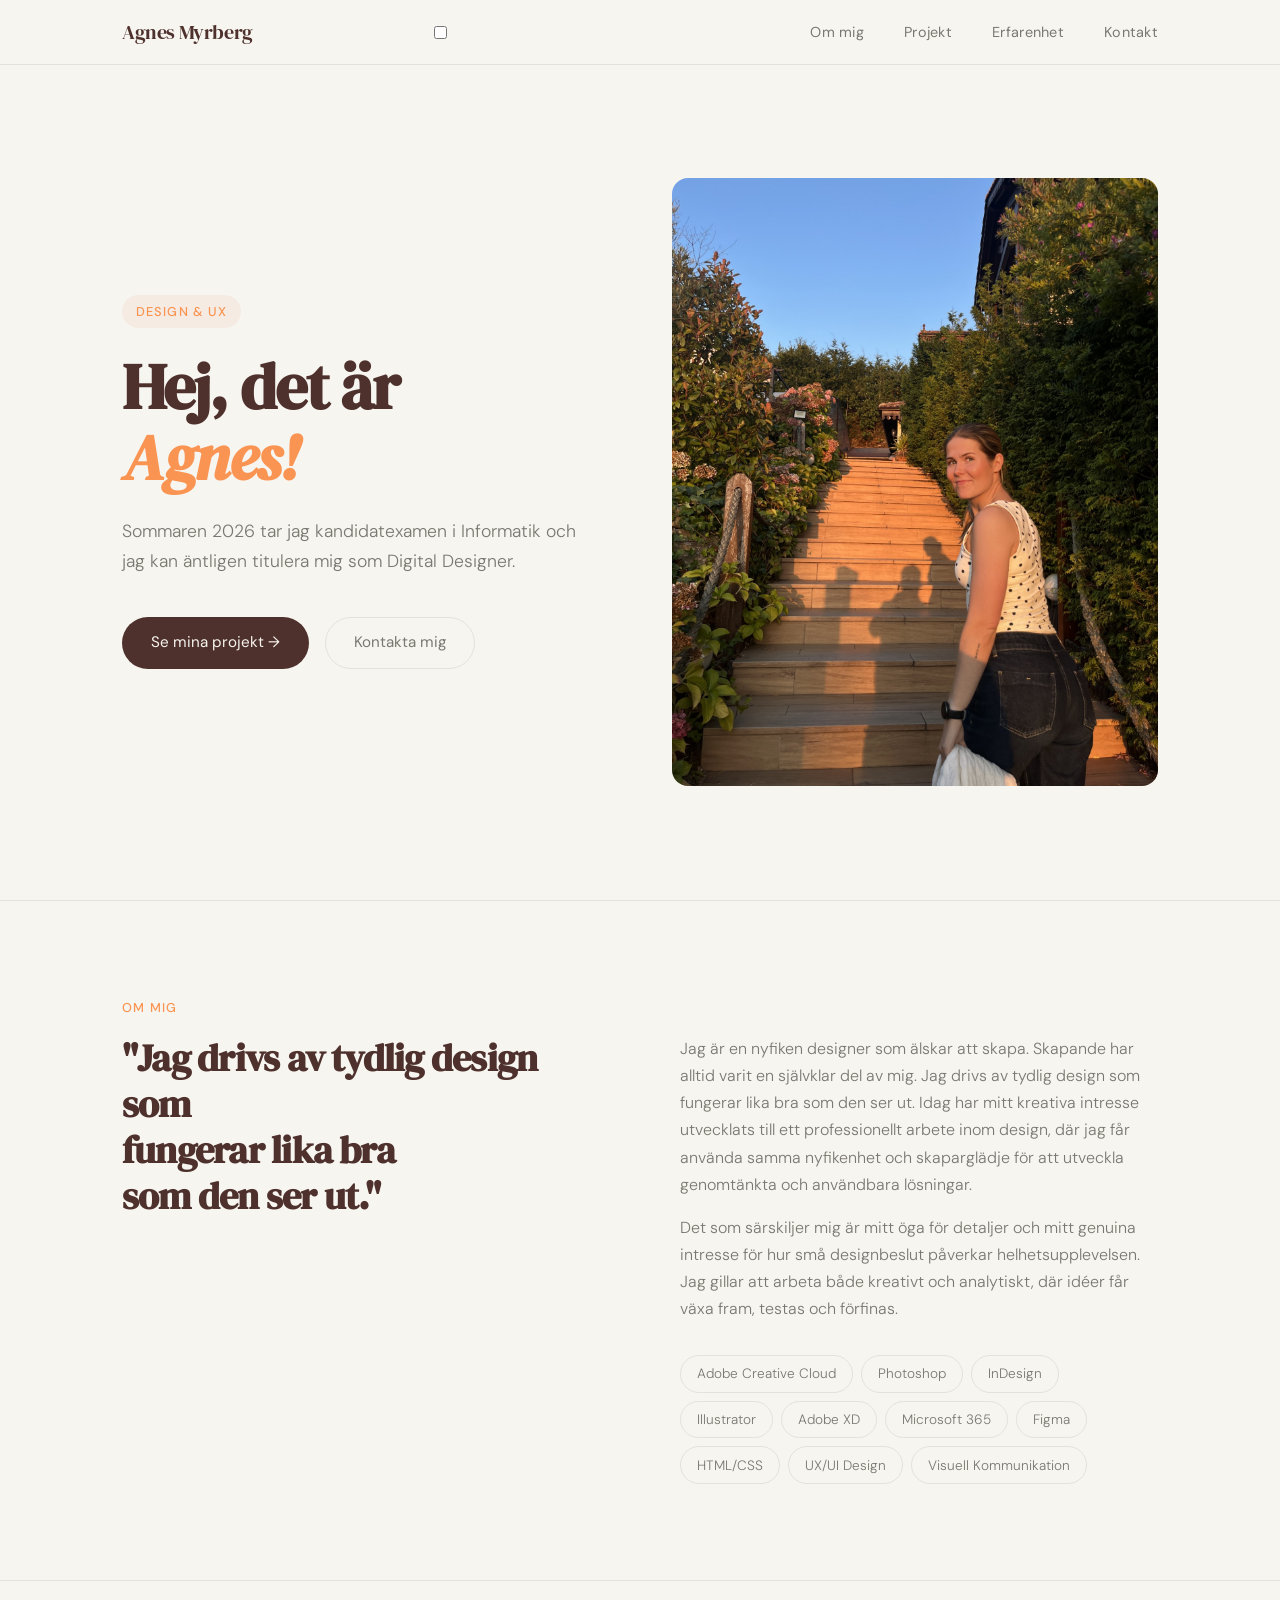
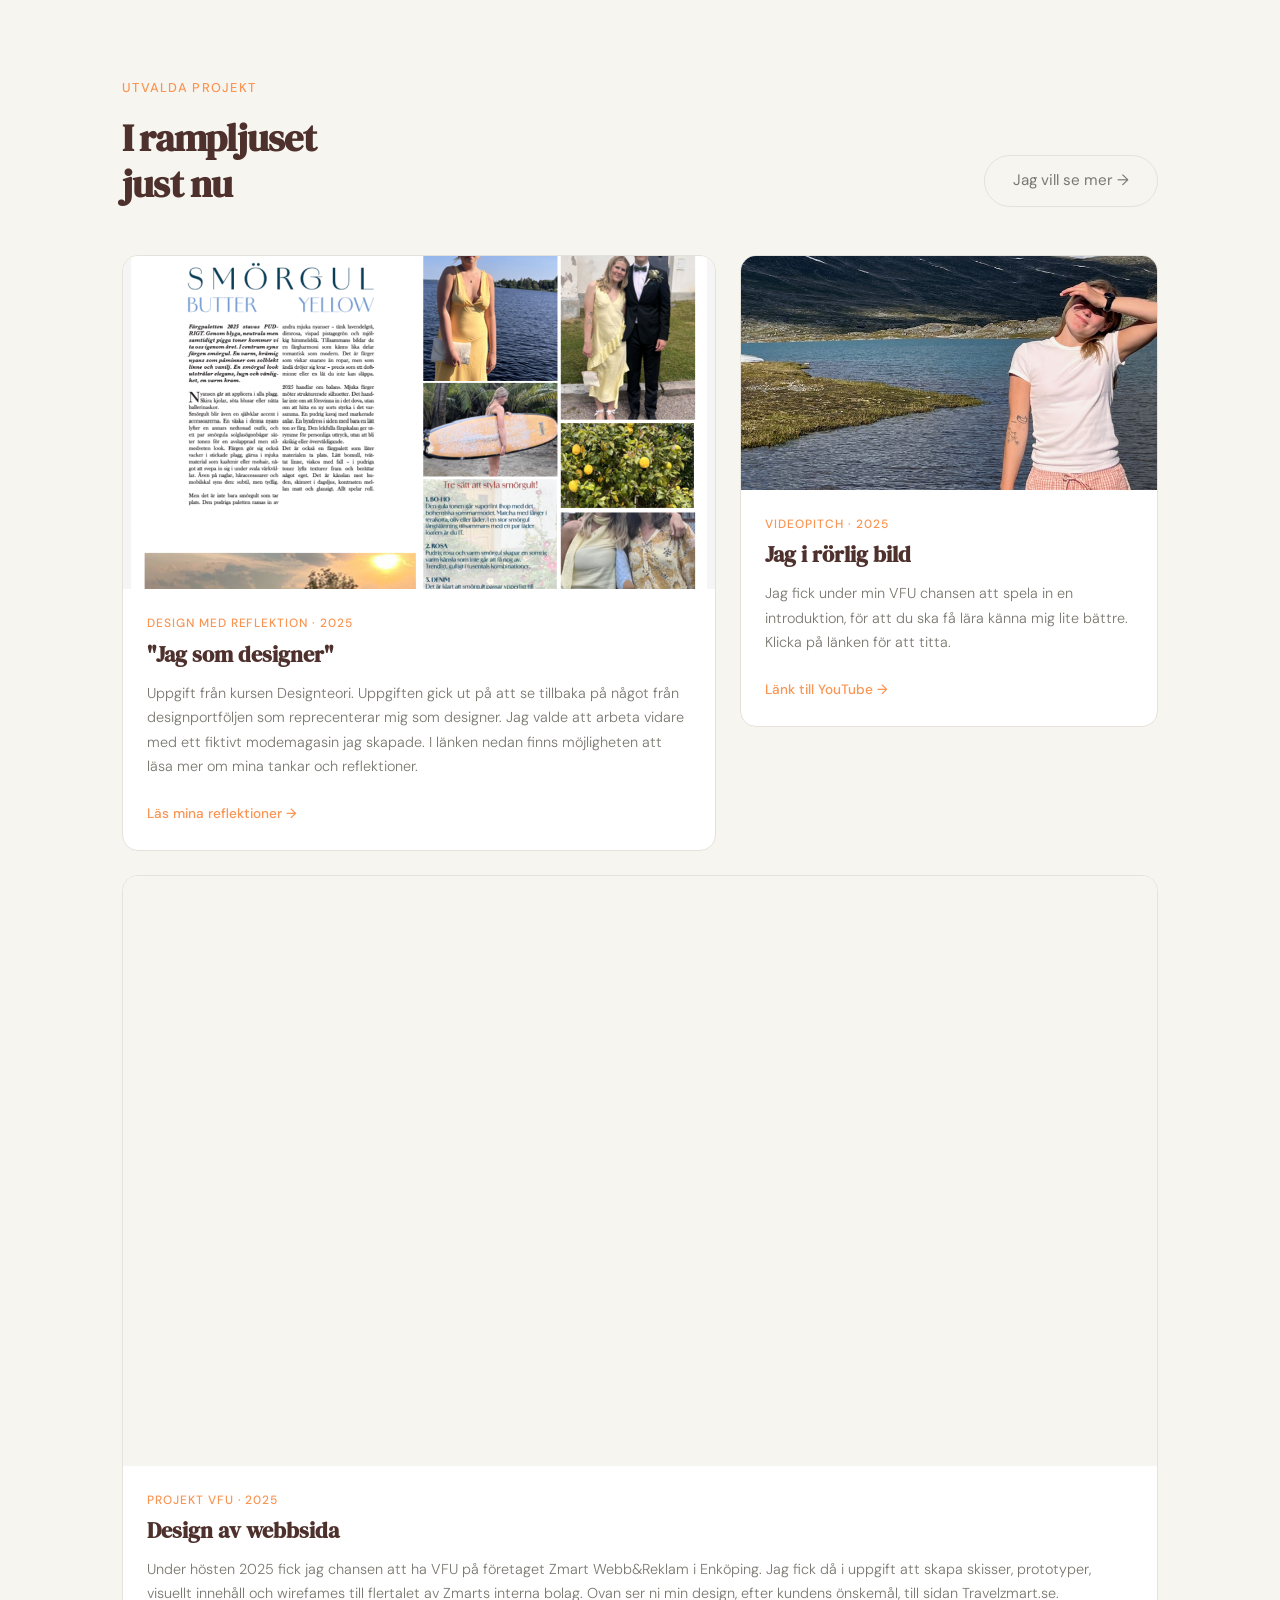
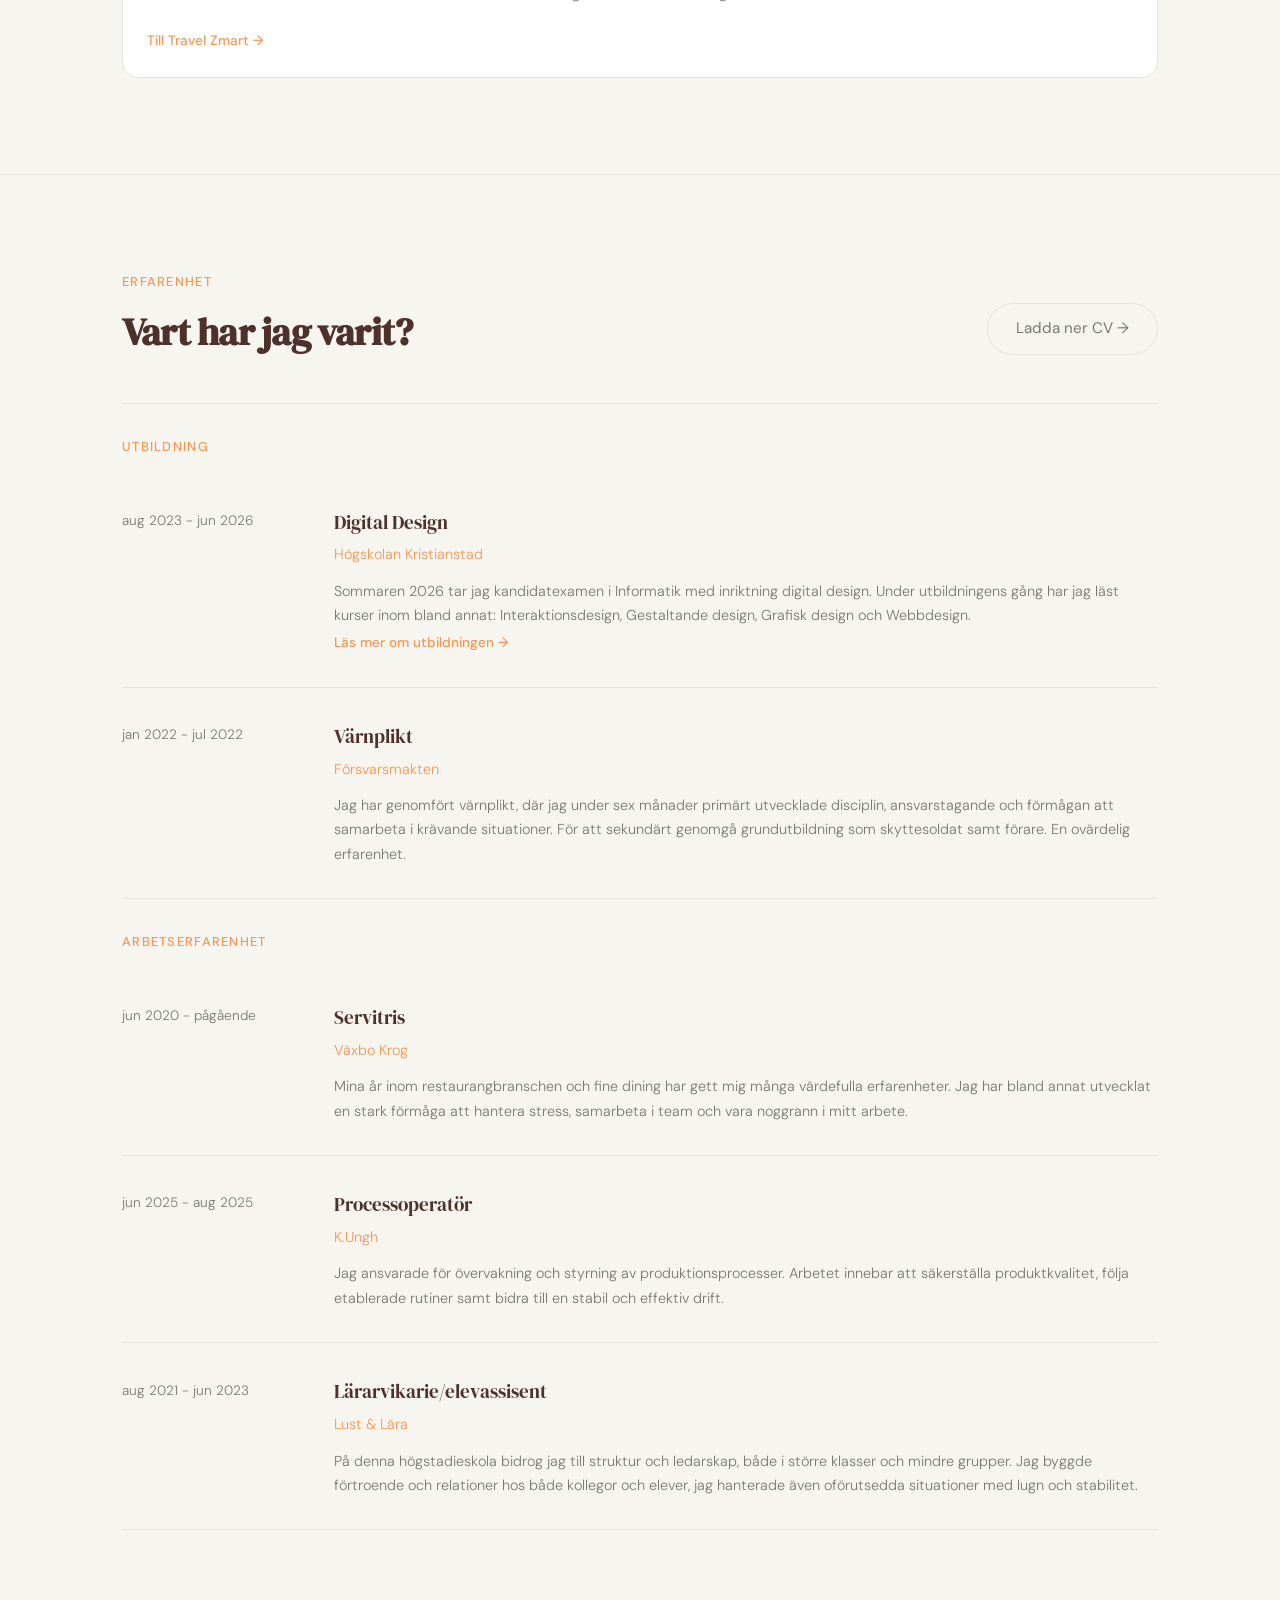
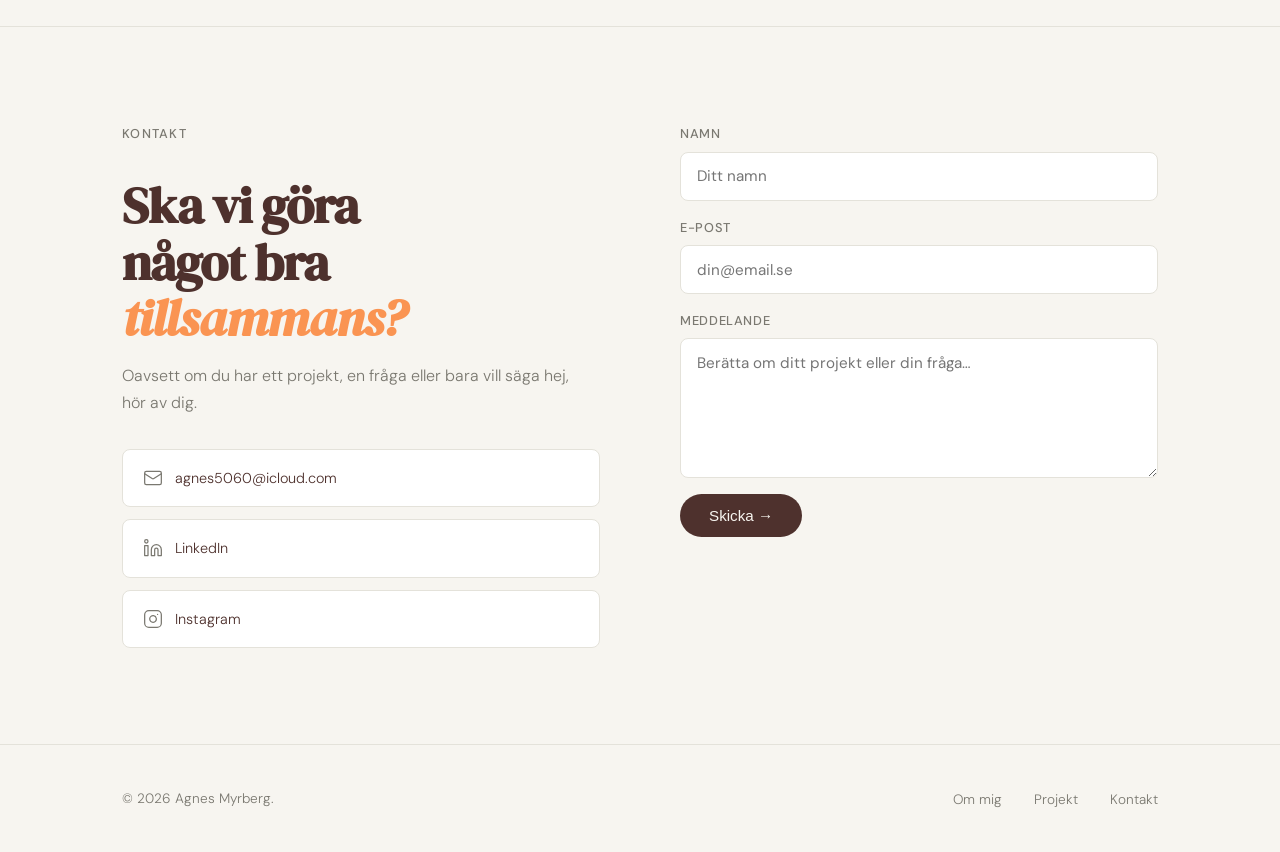
<file: index.html>
<!DOCTYPE html>
<html lang="sv">
<head>
  <meta charset="UTF-8" />
  <meta name="viewport" content="width=device-width, initial-scale=1.0" />
  <title>Portfolio</title>
  <link rel="preconnect" href="https://fonts.googleapis.com" />
  <link rel="preconnect" href="https://fonts.gstatic.com" crossorigin />
  <link rel="stylesheet" href="css/style.css"> 
  <link href="https://fonts.googleapis.com/css2?family=DM+Serif+Display:ital@0;1&family=DM+Sans:ital,opsz,wght@0,9..40,300;0,9..40,400;0,9..40,500;1,9..40,300&display=swap" rel="stylesheet" />

 

  <!-- NAVIGATION -->
  <nav>
  <div class="container">

    <a href="index.html" class="nav-logo">Agnes Myrberg</a>

    <!-- HAMBURGER (CSS ONLY) -->
    <input type="checkbox" id="menu-toggle">

    <label for="menu-toggle" class="hamburger">
      <span></span>
      <span></span>
      <span></span>
    </label>

    <ul class="nav-links">
      <li><a href="ommig.html">Om mig</a></li>
      <li><a href="projekt.html">Projekt</a></li>
      <li><a href="erfarenhet.html">Erfarenhet</a></li>
      <li><a href="kontakt.html">Kontakt</a></li>
    </ul>

  </div>
</nav>

  <!-- HERO -->
  <section id="hero">
    <div class="container">
      <div class="hero-inner">
        <div class="hero-text">
          <span class="tag">Design &amp; UX</span>
          <h1>Hej, det är<br><em>Agnes!</em></h1>
          <p>
            Sommaren 2026 tar jag kandidatexamen i Informatik och jag kan äntligen titulera mig som Digital Designer.
          </p>
          <div class="hero-actions">
            <a href="projekt.html" class="btn btn-primary">Se mina projekt →</a>
            <a href="#kontakt" class="btn btn-outline">Kontakta mig</a>
          </div>
        </div>

        <div class="hero-image"><img src="images/agnes.jpeg" alt="bild"> </div> 
      </div>
    </div>
  </section>

  <!-- OM MIG -->
  <section id="om-mig">
    <div class="container">
      <p class="section-label">Om mig</p>
      <div class="om-mig-grid">
        <div>
          <h2>"Jag drivs av tydlig design som<br>fungerar lika bra<br>som den ser ut."</h2>
        </div>
        <div>
          <p>
            Jag är en nyfiken designer som älskar att skapa. Skapande har alltid varit en självklar del av mig.
              Jag drivs av tydlig design som fungerar lika bra som den ser ut. Idag har mitt kreativa intresse utvecklats
              till ett professionellt arbete inom design, där jag får använda samma nyfikenhet och skaparglädje för att
              utveckla genomtänkta och användbara lösningar.
          </p>
          <p>
           Det som särskiljer mig är mitt öga för detaljer och mitt genuina intresse för hur små designbeslut påverkar helhetsupplevelsen. 
          Jag gillar att arbeta både kreativt och analytiskt, där idéer får växa fram, testas och förfinas.
          </p>

          <div class="skills-list">
            <!-- Byt ut dessa mot dina egna kompetenser -->
            <span class="skill-tag">Adobe Creative Cloud</span>
            <span class="skill-tag">Photoshop</span>
            <span class="skill-tag">InDesign</span>
            <span class="skill-tag">Illustrator</span>
            <span class="skill-tag">Adobe XD</span>
            <span class="skill-tag">Microsoft 365</span>
            <span class="skill-tag">Figma</span>
            <span class="skill-tag">HTML/CSS</span>
            <span class="skill-tag">UX/UI Design</span>
            <span class="skill-tag">Visuell Kommunikation</span>
          </div>
        </div>
      </div>
    </div>
  </section>

  <!-- PROJEKT -->
  <section id="projekt">
    <div class="container">
      <div class="projekt-header">
        <div>
          <p class="section-label">Utvalda projekt</p>
          <h2>I rampljuset<br>just nu</h2>
        </div>
        <a href="projekt.html" class="btn btn-outline">Jag vill se mer →</a>
      </div>

      <div class="projekt-grid">

        <!-- Projekt 1 — stort -->
        <div class="card-large">
          <article class="project-card">
            <!-- Byt ut div mot <img src="projekt1.jpg" alt="..."> -->
            <div class="card-image"><img src="images/skärmbild1.png" alt="testbild"></div>
            <div class="card-body">
              <p class="card-category">Design med reflektion · 2025</p>
              <h3 class="card-title">"Jag som designer"</h3>
              <p class="card-desc">Uppgift från kursen Designteori. Uppgiften gick ut på att se tillbaka på något från designportföljen som reprecenterar mig som designer. 
                Jag valde att arbeta vidare med ett fiktivt modemagasin jag skapade. I länken nedan finns möjligheten att läsa mer om mina tankar och reflektioner.</p>
              <a href="images/Jag som designer.pdf" target="_blank" class="card-link">Läs mina reflektioner →</a>
            </div>
          </article>
        </div>

        <!-- Projekt 2 — litet -->
        <div class="card-small">
          <article class="project-card">
            <div class="card-image"><img src="images/norsktjej.jpeg" alt="Bild på migS"></div>
            <div class="card-body">
              <p class="card-category">Videopitch · 2025</p>
              <h3 class="card-title">Jag i rörlig bild</h3>
              <p class="card-desc">Jag fick under min VFU chansen att spela in en introduktion, för att du ska få lära känna mig lite bättre. Klicka på länken för att titta.</p>
              <a href="https://youtube.com/shorts/fnrVQK03BHY" target="_blank" class="card-link">Länk till YouTube →</a>
            </div>
          </article>
        </div>

        <!-- Projekt 3 — hel rad -->
        <div class="card-full">
  <article class="project-card">
    <div class="card-image">
      <video autoplay muted loop playsinline>
        <source src="images/komp.video.travel.mp4" type="video/mp4">
      </video>
    </div>
    <div class="card-body">
      <p class="card-category">Projekt VFU · 2025</p>
      <h3 class="card-title">Design av webbsida</h3>
      <p class="card-desc">Under hösten 2025 fick jag chansen att ha VFU på företaget Zmart Webb&Reklam i Enköping. 
        Jag fick då i uppgift att skapa skisser, prototyper, visuellt innehåll och wirefames till flertalet av Zmarts interna bolag. 
        Ovan ser ni min design, efter kundens önskemål, till sidan Travelzmart.se.</p>
      <a href="https://travelzmart.se/" target="_blank" class="card-link">Till Travel Zmart →</a>
    </div>
  </article>
</div>

      </div>
    </div>
  </section>

  <!-- CV / ERFARENHET -->
  <section id="cv">
    <div class="container">
      <div class="cv-header">
        <div>
          <p class="section-label">Erfarenhet</p>
          <h2>Vart har jag varit?</h2>
        </div>
        <!-- Länka till ditt CV som PDF om du vill -->
        <a href="images/CV.pdf" target="_blank" class="btn btn-outline">Ladda ner CV →</a>
      </div>

      <div class="cv-list">
        <div class="cv-item">
          <p class="section-label">Utbildning</p> <br>

          <span class="cv-period">aug 2023 - jun 2026</span>
          <div>
            <p class="cv-role">Digital Design</p>
            <p class="cv-company">Högskolan Kristianstad</p>
            <p class="cv-desc">Sommaren 2026 tar jag kandidatexamen i Informatik med inriktning digital design. Under utbildningens gång har jag 
              läst kurser inom bland annat: Interaktionsdesign, Gestaltande design, Grafisk design och Webbdesign.</p>
              <a href="https://www.hkr.se/program/digitaldesign/utbildningsplan/" target="_blank" class="card-link">Läs mer om utbildningen →</a>
          </div>
        </div>
        <div class="cv-item">
          <span class="cv-period">jan 2022 - jul 2022</span>
          <div>
            <p class="cv-role">Värnplikt</p>
            <p class="cv-company">Försvarsmakten</p>
            <p class="cv-desc">Jag har genomfört värnplikt, där jag under sex månader primärt utvecklade disciplin, ansvarstagande och förmågan att samarbeta i krävande situationer.
              För att sekundärt genomgå grundutbildning som skyttesoldat samt förare. En ovärdelig erfarenhet.
            </p>
          </div>
        </div>
        
        <div class="cv-item">
          <p class="section-label">Arbetserfarenhet</p> <br> 

         <span class="cv-period">jun 2020 - pågående</span>
          <div>
            <p class="cv-role">Servitris</p>
            <p class="cv-company">Växbo Krog</p>
            <p class="cv-desc">Mina år inom restaurangbranschen och fine dining har gett mig många 
              värdefulla erfarenheter. Jag har bland annat utvecklat en stark förmåga att hantera stress, samarbeta i team och vara noggrann i mitt arbete. </p>
          </div>
        </div>

        <div class="cv-item">
          <span class="cv-period">jun 2025 - aug 2025</span>
          <div>
            <p class="cv-role">Processoperatör</p>
            <p class="cv-company">K.Ungh</p>
            <p class="cv-desc">Jag ansvarade för övervakning och styrning av produktionsprocesser. 
              Arbetet innebar att säkerställa produktkvalitet, följa etablerade rutiner samt bidra till en stabil och effektiv drift.</p>
          </div>
        </div>

        <div class="cv-item">
          <span class="cv-period">aug 2021 - jun 2023</span>
          <div>
            <p class="cv-role">Lärarvikarie/elevassisent</p>
            <p class="cv-company">Lust & Lära</p>
            <p class="cv-desc">På denna högstadieskola bidrog jag till struktur och ledarskap, både i större klasser och mindre grupper. 
              Jag byggde förtroende och relationer hos både kollegor och elever, jag hanterade även oförutsedda situationer med lugn och stabilitet.</p>
          </div>
        </div>

      </div>
    </div>
  </section>

  <!-- KONTAKT -->
  <section id="kontakt">
    <div class="container">
      <div class="kontakt-inner">
        <div>
          <p class="section-label">Kontakt</p>
          <h2>Ska vi göra<br>något bra<br><em>tillsammans?</em></h2>
          <p>Oavsett om du har ett projekt, en fråga eller bara vill säga hej, <br> hör av dig.</p>

          <div class="contact-links">
            <a href="mailto:din@email.se" class="contact-link">
              <svg class="contact-link-icon" viewBox="0 0 24 24" fill="none" stroke="currentColor" stroke-width="1.5" stroke-linecap="round" stroke-linejoin="round">
                <rect width="20" height="16" x="2" y="4" rx="2"/><path d="m22 7-8.97 5.7a1.94 1.94 0 0 1-2.06 0L2 7"/>
              </svg>
              <span class="contact-link-label">agnes5060@icloud.com</span>
            </a>
            <a href="https://www.linkedin.com/in/agnesmyrberg/" target="_blank" rel="noopener" class="contact-link">
              <svg class="contact-link-icon" viewBox="0 0 24 24" fill="none" stroke="currentColor" stroke-width="1.5" stroke-linecap="round" stroke-linejoin="round">
                <path d="M16 8a6 6 0 0 1 6 6v7h-4v-7a2 2 0 0 0-2-2 2 2 0 0 0-2 2v7h-4v-7a6 6 0 0 1 6-6z"/><rect width="4" height="12" x="2" y="9"/><circle cx="4" cy="4" r="2"/>
              </svg>
              <span class="contact-link-label">LinkedIn</span>
            </a>
            <a href="https://instagram.com" target="_blank" rel="noopener" class="contact-link">
              <svg class="contact-link-icon" viewBox="0 0 24 24" fill="none" stroke="currentColor" stroke-width="1.5" stroke-linecap="round" stroke-linejoin="round">
                <rect width="20" height="20" x="2" y="2" rx="5"/><path d="M16 11.37A4 4 0 1 1 12.63 8 4 4 0 0 1 16 11.37z"/><line x1="17.5" x2="17.51" y1="6.5" y2="6.5"/>
              </svg>
              <span class="contact-link-label">Instagram</span>
            </a>
          </div>
        </div>

        <!-- Enkelt kontaktformulär -->
        <div>
          <form class="contact-form" action="https://formspree.io/f/xlgoywad" method="POST">
            <div class="form-group">
              <label for="name">Namn</label>
              <input type="text" id="name" name="name" placeholder="Ditt namn" />
            </div>
            <div class="form-group">
              <label for="email">E-post</label>
              <input type="email" id="email" name="email" placeholder="din@email.se" />
            </div>
            <div class="form-group">
              <label for="message">Meddelande</label>
              <textarea id="message" name="message" placeholder="Berätta om ditt projekt eller din fråga…"></textarea>
            </div>
            <button type="submit" class="btn btn-primary" style="align-self: flex-start;">Skicka →</button>
          </form>
        </div>
      </div>
    </div>
  </section>

  <!-- FOOTER -->
  <footer>
    <div class="container">
      <p>© 2026 Agnes Myrberg.</p>
      <ul class="footer-links">
        <li><a href="ommig.html">Om mig</a></li>
        <li><a href="projekt.html">Projekt</a></li>
        <li><a href="kontakt.html">Kontakt</a></li>
      </ul>
    </div>
  </footer>

</body>
</html>
</file>
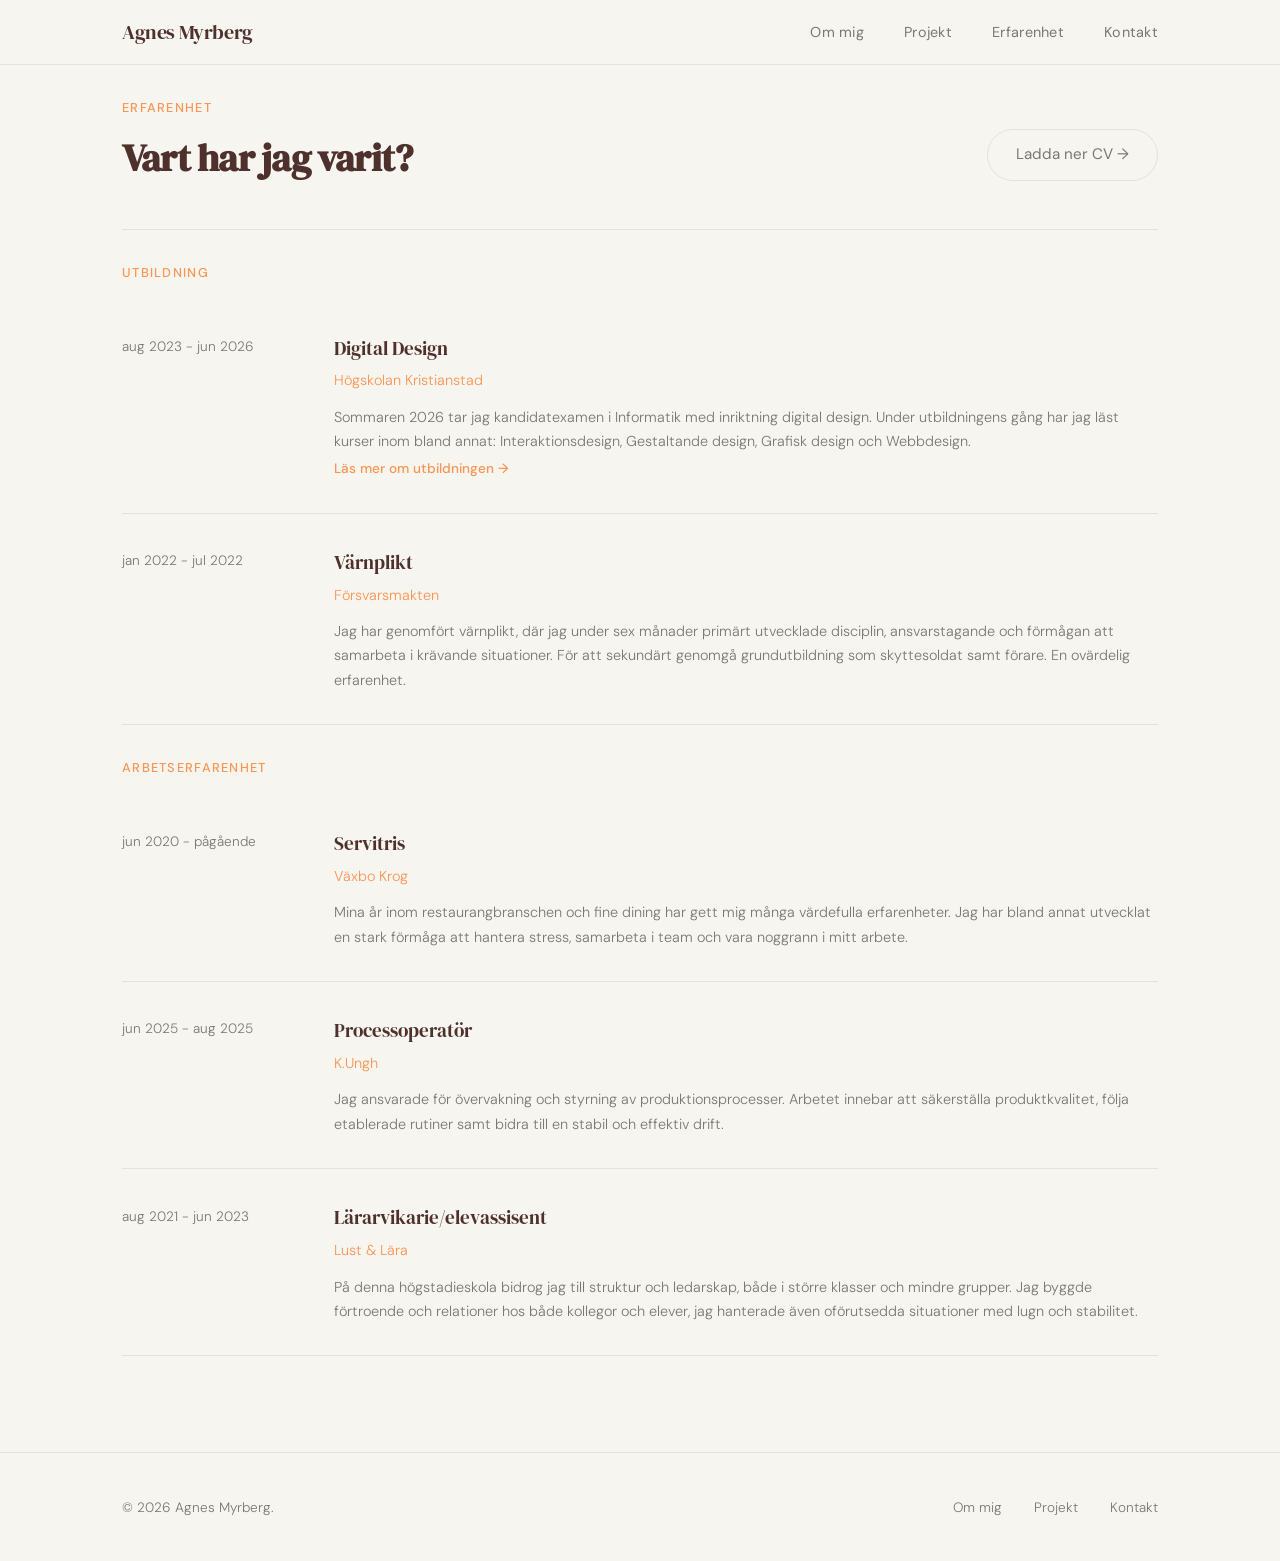
<file: erfarenhet.html>
<!DOCTYPE html>
<html lang="sv">
<head>
  <meta charset="UTF-8" />
  <meta name="viewport" content="width=device-width, initial-scale=1.0" />
  <title>Portfolio</title>
  <link rel="preconnect" href="https://fonts.googleapis.com" />
  <link rel="preconnect" href="https://fonts.gstatic.com" crossorigin />
  <link rel="stylesheet" href="css/style.css"> 
  <link href="https://fonts.googleapis.com/css2?family=DM+Serif+Display:ital@0;1&family=DM+Sans:ital,opsz,wght@0,9..40,300;0,9..40,400;0,9..40,500;1,9..40,300&display=swap" rel="stylesheet" />


  <!-- NAVIGATION -->
  <nav>
    <div class="container">
      <a href="index.html" class="nav-logo">Agnes Myrberg</a>
      <ul class="nav-links">
        <li><a href="ommig.html">Om mig</a></li>
        <li><a href="projekt.html">Projekt</a></li>
        <li><a href="erfarenhet.html">Erfarenhet</a></li>
        <li><a href="kontakt.html">Kontakt</a></li>
      </ul>
    </div>
  </nav>


<!-- CV / ERFARENHET -->
  <section id="cv">
    <div class="container">
      <div class="cv-header">
        <div>
          <p class="section-label">Erfarenhet</p>
          <h2>Vart har jag varit?</h2>
        </div>
        <!-- Länka till ditt CV som PDF om du vill -->
        <a href="images/CV.pdf" target="_blank" class="btn btn-outline">Ladda ner CV →</a>
      </div>

      <div class="cv-list">
        <div class="cv-item">
          <p class="section-label">Utbildning</p> <br>

          <span class="cv-period">aug 2023 - jun 2026</span>
          <div>
            <p class="cv-role">Digital Design</p>
            <p class="cv-company">Högskolan Kristianstad</p>
            <p class="cv-desc">Sommaren 2026 tar jag kandidatexamen i Informatik med inriktning digital design. Under utbildningens gång har jag 
              läst kurser inom bland annat: Interaktionsdesign, Gestaltande design, Grafisk design och Webbdesign.</p>
              <a href="https://www.hkr.se/program/digitaldesign/utbildningsplan/" target="_blank" class="card-link">Läs mer om utbildningen →</a>
          </div>
        </div>
        <div class="cv-item">
          <span class="cv-period">jan 2022 - jul 2022</span>
          <div>
            <p class="cv-role">Värnplikt</p>
            <p class="cv-company">Försvarsmakten</p>
            <p class="cv-desc">Jag har genomfört värnplikt, där jag under sex månader primärt utvecklade disciplin, ansvarstagande och förmågan att samarbeta i krävande situationer.
              För att sekundärt genomgå grundutbildning som skyttesoldat samt förare. En ovärdelig erfarenhet.
            </p>
          </div>
        </div>
        
        <div class="cv-item">
          <p class="section-label">Arbetserfarenhet</p> <br> 

         <span class="cv-period">jun 2020 - pågående</span>
          <div>
            <p class="cv-role">Servitris</p>
            <p class="cv-company">Växbo Krog</p>
            <p class="cv-desc">Mina år inom restaurangbranschen och fine dining har gett mig många 
              värdefulla erfarenheter. Jag har bland annat utvecklat en stark förmåga att hantera stress, samarbeta i team och vara noggrann i mitt arbete. </p>
          </div>
        </div>

        <div class="cv-item">
          <span class="cv-period">jun 2025 - aug 2025</span>
          <div>
            <p class="cv-role">Processoperatör</p>
            <p class="cv-company">K.Ungh</p>
            <p class="cv-desc">Jag ansvarade för övervakning och styrning av produktionsprocesser. 
              Arbetet innebar att säkerställa produktkvalitet, följa etablerade rutiner samt bidra till en stabil och effektiv drift.</p>
          </div>
        </div>

        <div class="cv-item">
          <span class="cv-period">aug 2021 - jun 2023</span>
          <div>
            <p class="cv-role">Lärarvikarie/elevassisent</p>
            <p class="cv-company">Lust & Lära</p>
            <p class="cv-desc">På denna högstadieskola bidrog jag till struktur och ledarskap, både i större klasser och mindre grupper. 
              Jag byggde förtroende och relationer hos både kollegor och elever, jag hanterade även oförutsedda situationer med lugn och stabilitet.</p>
          </div>
        </div>

      </div>
    </div>
  </section>

    <!-- FOOTER -->
  <footer>
    <div class="container">
      <p>© 2026 Agnes Myrberg.</p>
      <ul class="footer-links">
        <li><a href="ommig.html">Om mig</a></li>
        <li><a href="projekt.html">Projekt</a></li>
        <li><a href="kontakt.html">Kontakt</a></li>
      </ul>
    </div>
  </footer>

</body>
</html>
</file>
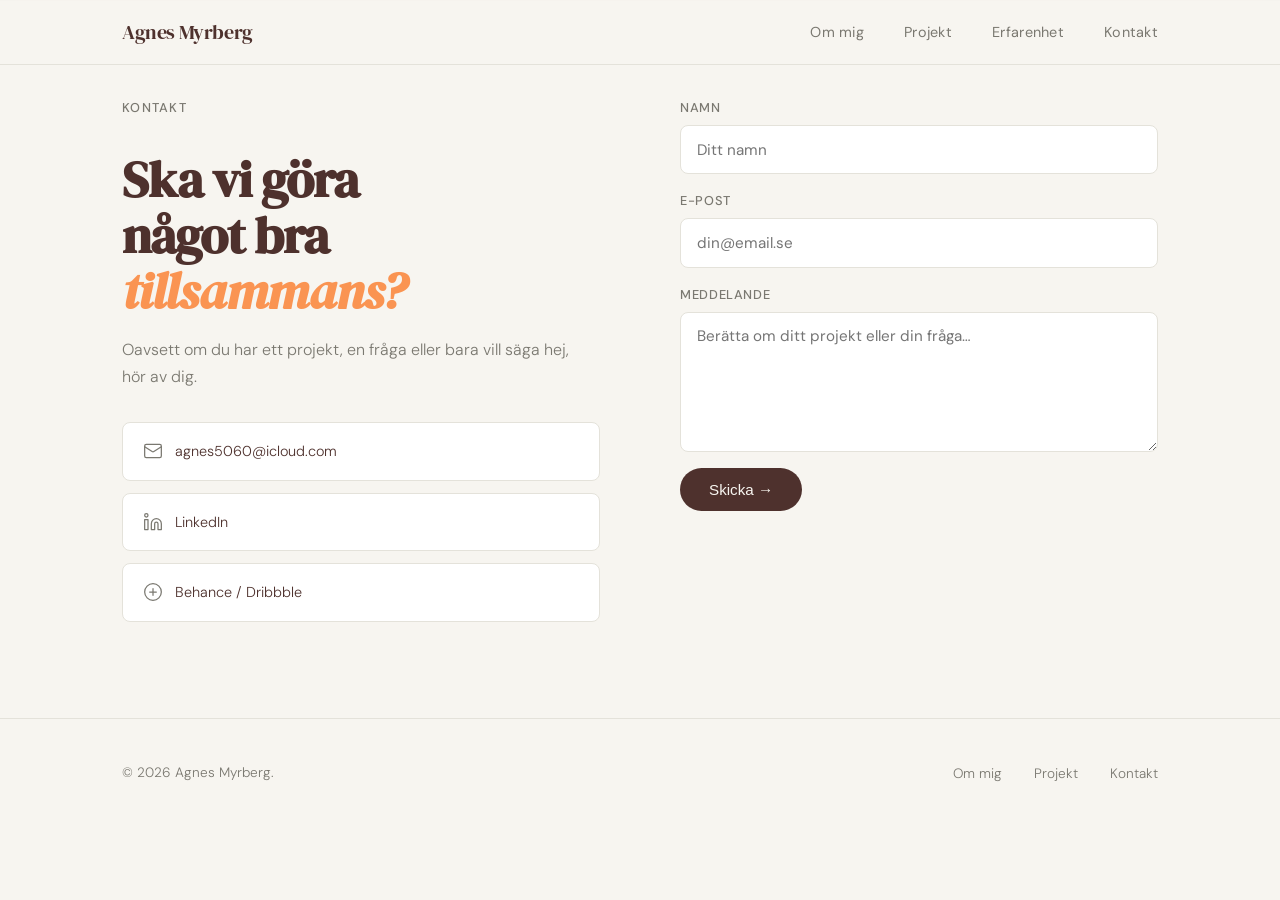
<file: kontakt.html>
<!DOCTYPE html>
<html lang="sv">
<head>
  <meta charset="UTF-8" />
  <meta name="viewport" content="width=device-width, initial-scale=1.0" />
  <title>Portfolio</title>
  <link rel="preconnect" href="https://fonts.googleapis.com" />
  <link rel="preconnect" href="https://fonts.gstatic.com" crossorigin />
  <link rel="stylesheet" href="css/style.css"> 
  <link href="https://fonts.googleapis.com/css2?family=DM+Serif+Display:ital@0;1&family=DM+Sans:ital,opsz,wght@0,9..40,300;0,9..40,400;0,9..40,500;1,9..40,300&display=swap" rel="stylesheet" />

 

  <!-- NAVIGATION -->
  <nav>
    <div class="container">
      <a href="index.html" class="nav-logo">Agnes Myrberg</a>
      <ul class="nav-links">
        <li><a href="ommig.html">Om mig</a></li>
        <li><a href="projekt.html">Projekt</a></li>
        <li><a href="erfarenhet.html">Erfarenhet</a></li>
        <li><a href="kontakt.html">Kontakt</a></li>
      </ul>
    </div>
  </nav>  
  
  <!-- KONTAKT -->
  <section id="kontakt">
    <div class="container">
      <div class="kontakt-inner">
        <div>
          <p class="section-label">Kontakt</p>
          <h2>Ska vi göra<br>något bra<br><em>tillsammans?</em></h2>
          <p>Oavsett om du har ett projekt, en fråga eller bara vill säga hej, <br> hör av dig.</p>

          <div class="contact-links">
            <a href="mailto:din@email.se" class="contact-link">
              <svg class="contact-link-icon" viewBox="0 0 24 24" fill="none" stroke="currentColor" stroke-width="1.5" stroke-linecap="round" stroke-linejoin="round">
                <rect width="20" height="16" x="2" y="4" rx="2"/><path d="m22 7-8.97 5.7a1.94 1.94 0 0 1-2.06 0L2 7"/>
              </svg>
              <span class="contact-link-label">agnes5060@icloud.com</span>
            </a>
            <a href="https://www.linkedin.com/in/agnesmyrberg/" target="_blank" rel="noopener" class="contact-link">
              <svg class="contact-link-icon" viewBox="0 0 24 24" fill="none" stroke="currentColor" stroke-width="1.5" stroke-linecap="round" stroke-linejoin="round">
                <path d="M16 8a6 6 0 0 1 6 6v7h-4v-7a2 2 0 0 0-2-2 2 2 0 0 0-2 2v7h-4v-7a6 6 0 0 1 6-6z"/><rect width="4" height="12" x="2" y="9"/><circle cx="4" cy="4" r="2"/>
              </svg>
              <span class="contact-link-label">LinkedIn</span>
            </a>
            <a href="https://behance.net" target="_blank" rel="noopener" class="contact-link">
              <svg class="contact-link-icon" viewBox="0 0 24 24" fill="none" stroke="currentColor" stroke-width="1.5" stroke-linecap="round" stroke-linejoin="round">
                <circle cx="12" cy="12" r="10"/><line x1="12" x2="12" y1="8" y2="16"/><line x1="8" x2="16" y1="12" y2="12"/>
              </svg>
              <span class="contact-link-label">Behance / Dribbble</span>
            </a>
          </div>
        </div>

        <!-- Enkelt kontaktformulär -->
        <div>
       
          <form class="contact-form" action="https://formspree.io/f/xlgoywad" method="POST" >
            <div class="form-group">
              <label for="name">Namn</label>
              <input type="text" id="name" name="name" placeholder="Ditt namn" />
            </div>
            <div class="form-group">
              <label for="email">E-post</label>
              <input type="email" id="email" name="email" placeholder="din@email.se" />
            </div>
            <div class="form-group">
              <label for="message">Meddelande</label>
              <textarea id="message" name="message" placeholder="Berätta om ditt projekt eller din fråga…"></textarea>
            </div>
            <button type="submit" class="btn btn-primary" style="align-self: flex-start;">Skicka →</button>
          </form>
        </div>
      </div>
    </div>
  </section>

  <!-- FOOTER -->
  <footer>
    <div class="container">
      <p>© 2026 Agnes Myrberg.</p>
      <ul class="footer-links">
        <li><a href="ommig.html">Om mig</a></li>
        <li><a href="projekt.html">Projekt</a></li>
        <li><a href="kontakt.html">Kontakt</a></li>
      </ul>
    </div>
  </footer>

</body>
</html>
</file>
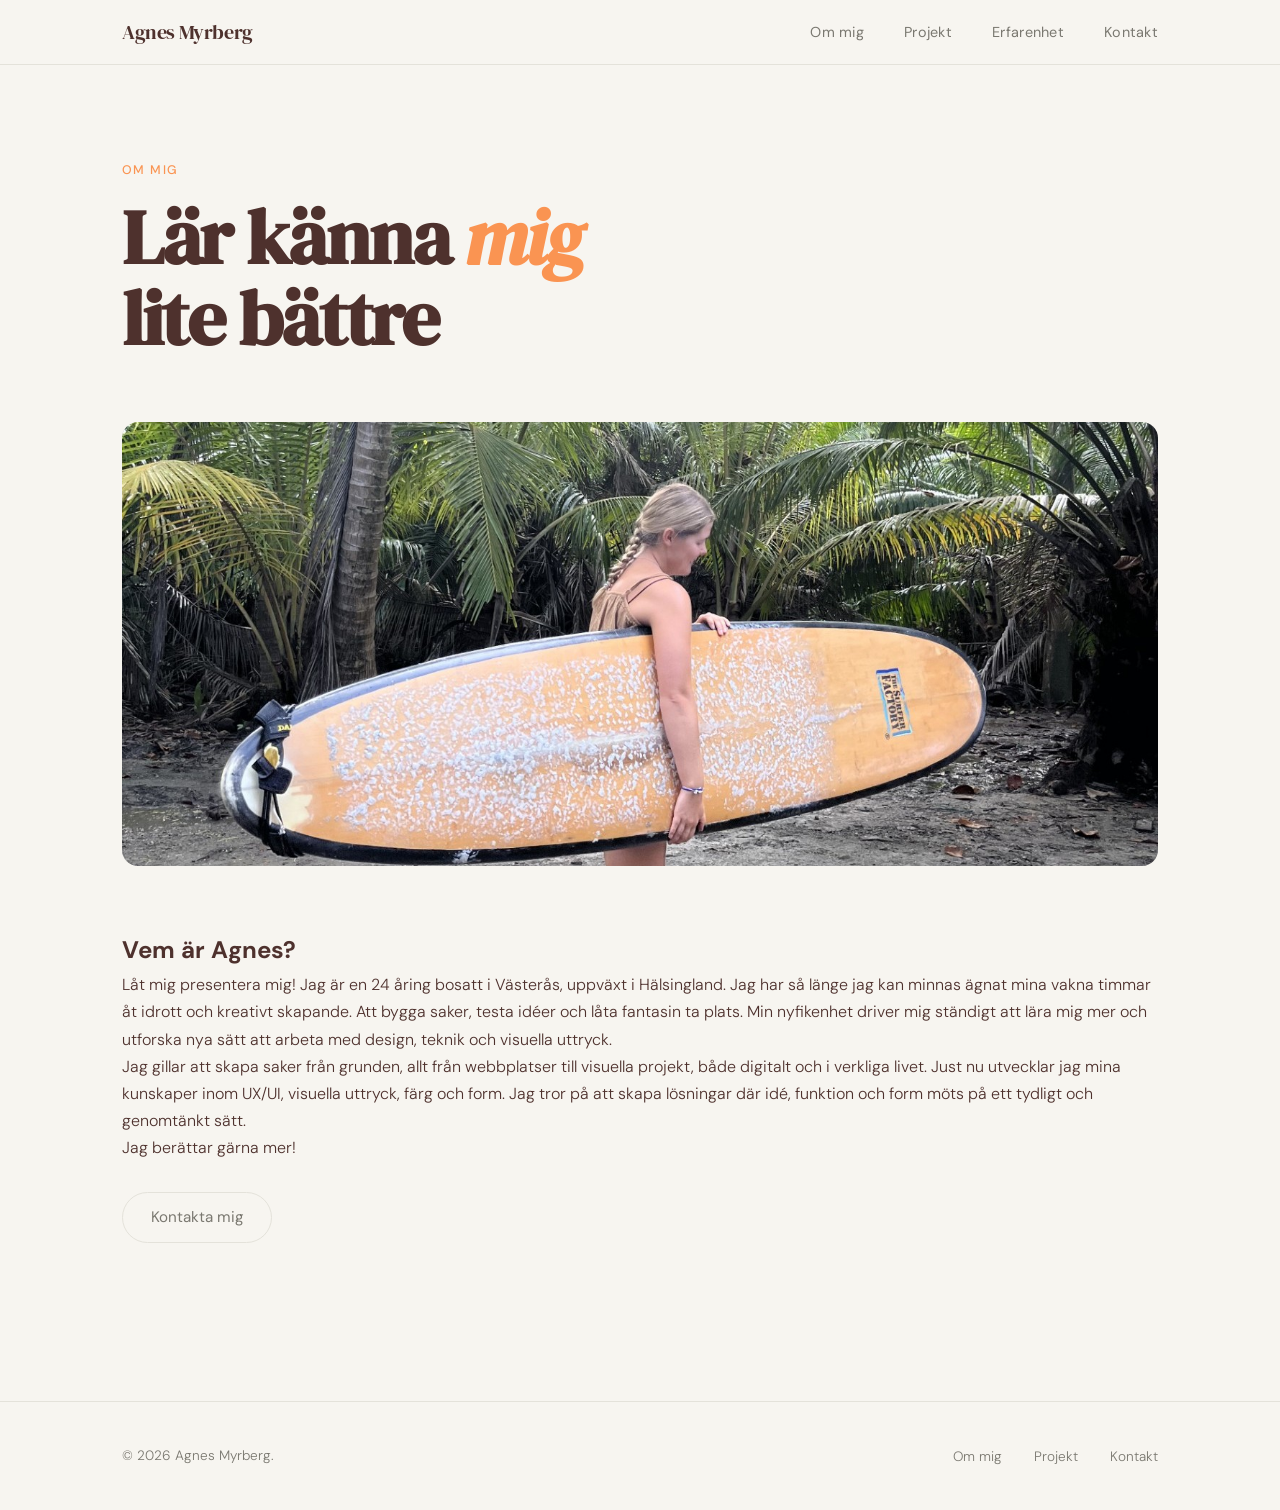
<file: ommig.html>
<!DOCTYPE html>
<html lang="sv">
<head>
  <meta charset="UTF-8" />
  <meta name="viewport" content="width=device-width, initial-scale=1.0" />
  <title>Portfolio</title>
  <link rel="preconnect" href="https://fonts.googleapis.com" />
  <link rel="preconnect" href="https://fonts.gstatic.com" crossorigin />
  <link rel="stylesheet" href="css/style.css"> 
  <link href="https://fonts.googleapis.com/css2?family=DM+Serif+Display:ital@0;1&family=DM+Sans:ital,opsz,wght@0,9..40,300;0,9..40,400;0,9..40,500;1,9..40,300&display=swap" rel="stylesheet" />

 

  <!-- NAVIGATION -->
  <nav>
    <div class="container">
      <a href="index.html" class="nav-logo">Agnes Myrberg</a>
      <ul class="nav-links">
        <li><a href="ommig.html">Om mig</a></li>
        <li><a href="projekt.html">Projekt</a></li>
        <li><a href="erfarenhet.html">Erfarenhet</a></li>
        <li><a href="kontakt.html">Kontakt</a></li>
      </ul>
    </div>
  </nav>  

  <main class="page">
    <div class="container">

      <p class="page-eyebrow">Om mig</p>
      <h1 class="page-title">Lär känna <em>mig</em><br>lite bättre</h1>

      <!-- Byt ut div mot <img src="din-bild.jpg" alt="..."> när du är redo -->
      <div class="main-image">
        <img src="images/surf.jpeg" alt="bild på mig">
      </div>

      <div class="text-block">
        <h2 class="text-block-label">Vem är Agnes?</h2>
        <div class="text-block-body">
          <p>
            Låt mig presentera mig! Jag är en 24 åring bosatt i Västerås, uppväxt i Hälsingland. Jag har så länge jag kan minnas 
            ägnat mina vakna timmar åt idrott och kreativt skapande. Att bygga saker, testa idéer och låta fantasin ta plats. 
            Min nyfikenhet driver mig ständigt att lära mig mer och utforska nya sätt att arbeta med design, teknik och visuella uttryck.
          </p>
          <p>
            Jag gillar att skapa saker från grunden, allt från webbplatser till visuella projekt, både digitalt och i verkliga livet.
            Just nu utvecklar jag mina kunskaper inom UX/UI, visuella uttryck, färg och form.
            Jag tror på att skapa lösningar där idé, funktion och form möts på ett tydligt och genomtänkt sätt.
          </p>
          <p> Jag berättar gärna mer!</p>
          
          <div class="buttonn">
          <a href="kontakt.html" class="btn btn-outline">Kontakta mig</a>
          </div>
        </div>
      </div>

    </div>
  </main>

  <footer>
    <div class="container">
      <p>© 2026 Agnes Myrberg.</p>
      <ul class="footer-links">
        <li><a href="ommig.html">Om mig</a></li>
        <li><a href="projekt.html">Projekt</a></li>
        <li><a href="kontakt.html">Kontakt</a></li>
      </ul>
    </div>
  </footer>

</body>
</html>
</file>
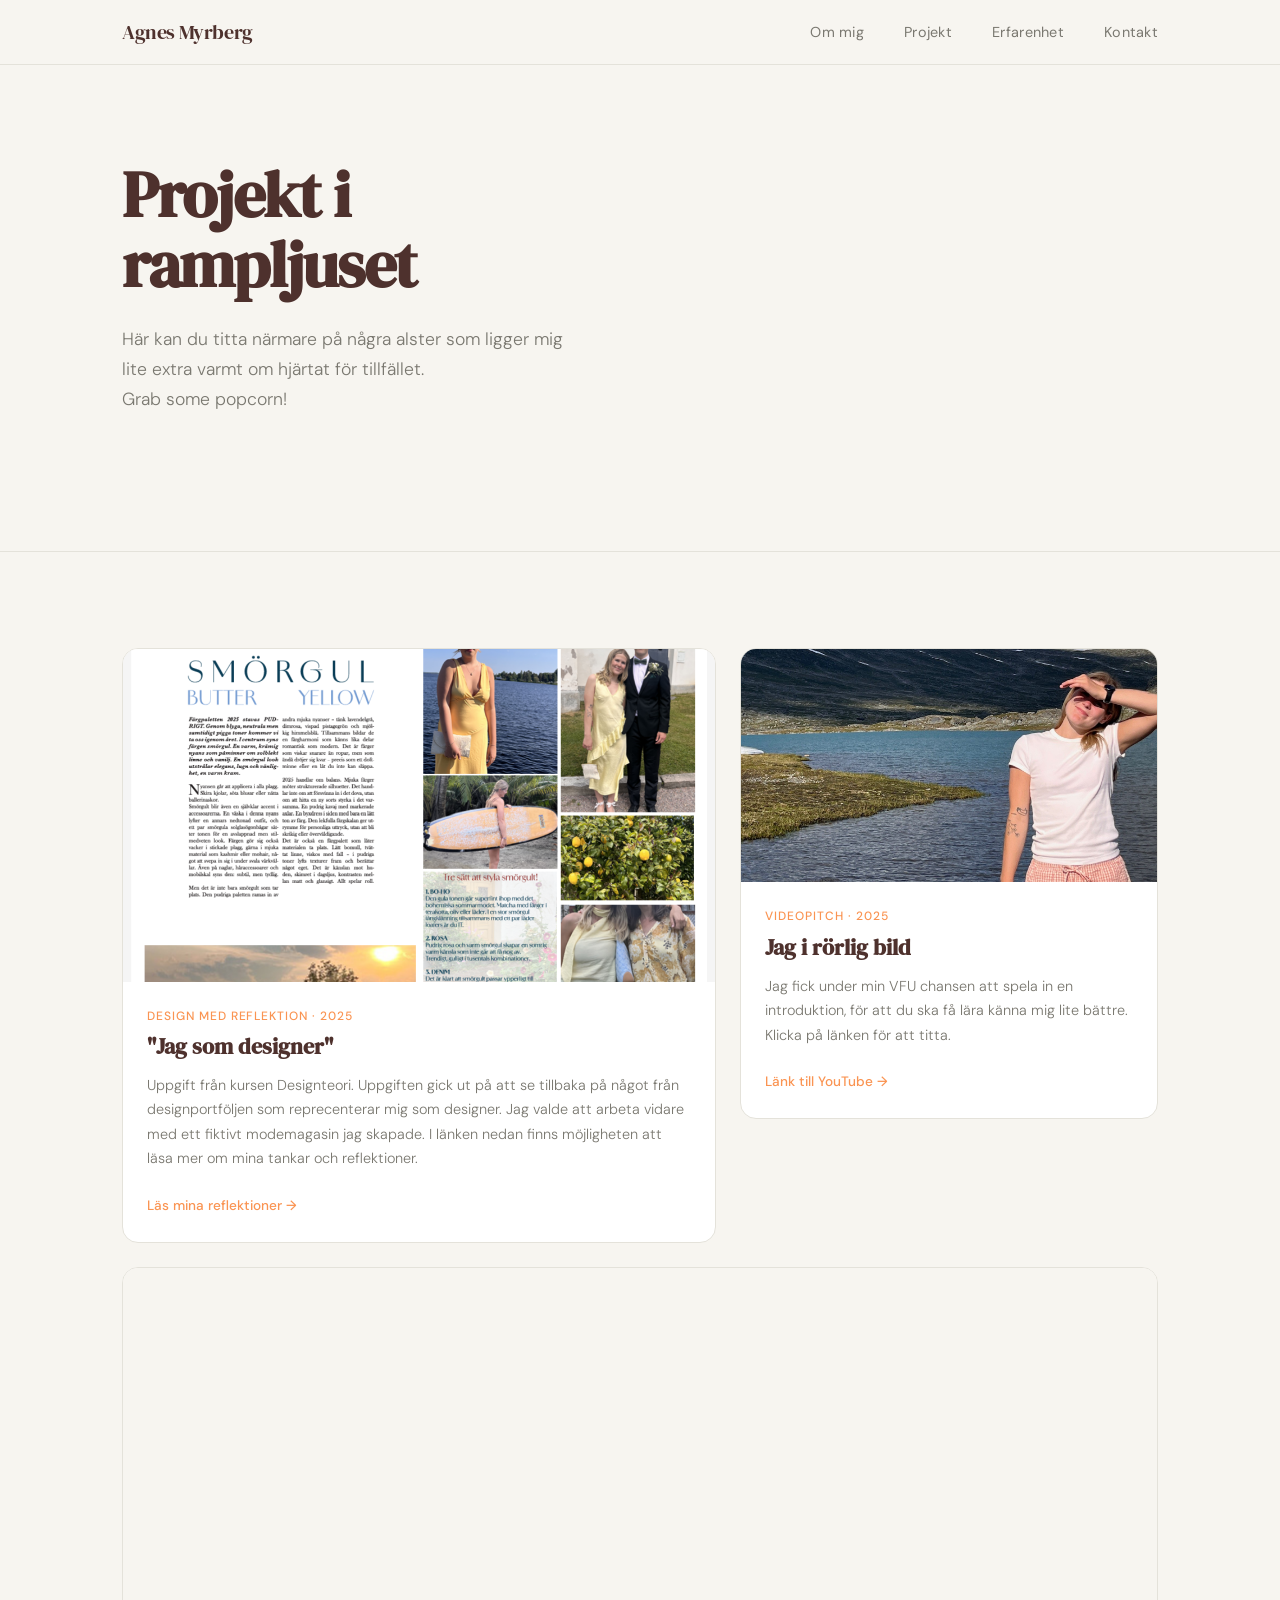
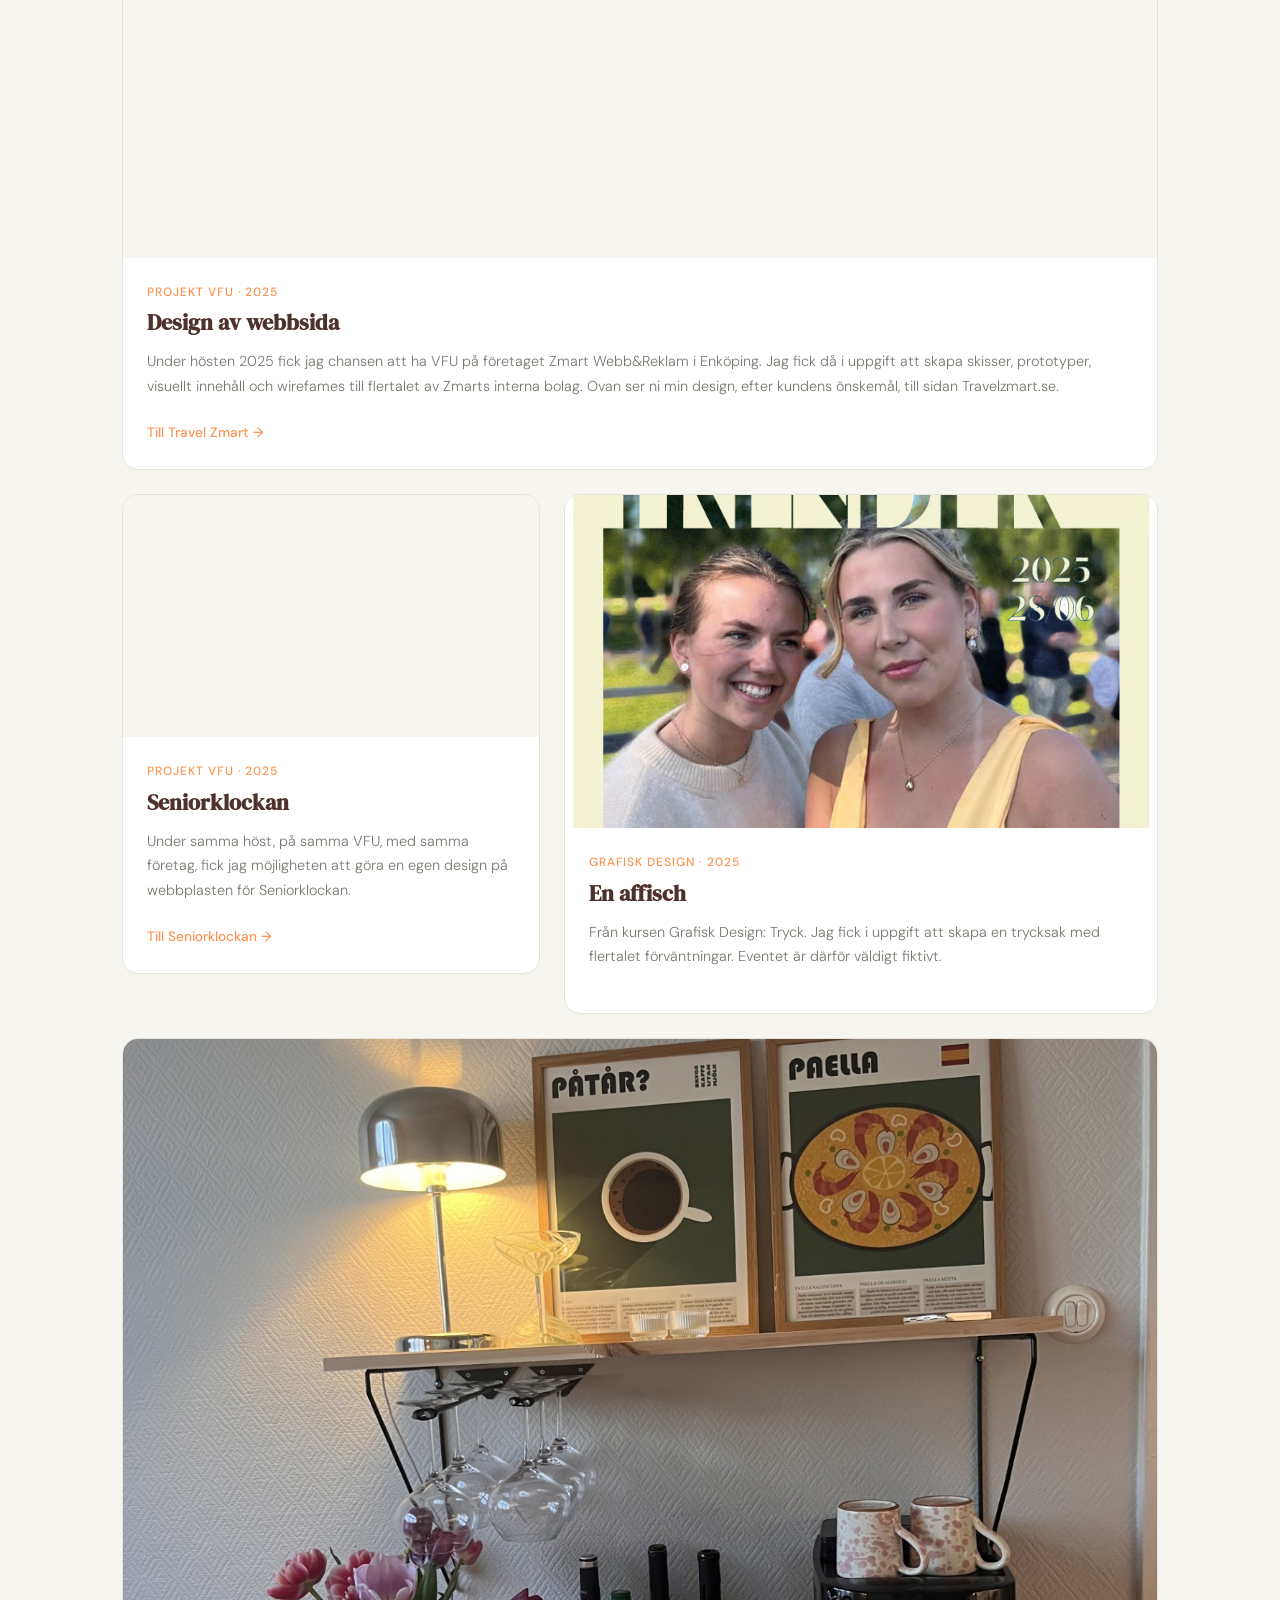
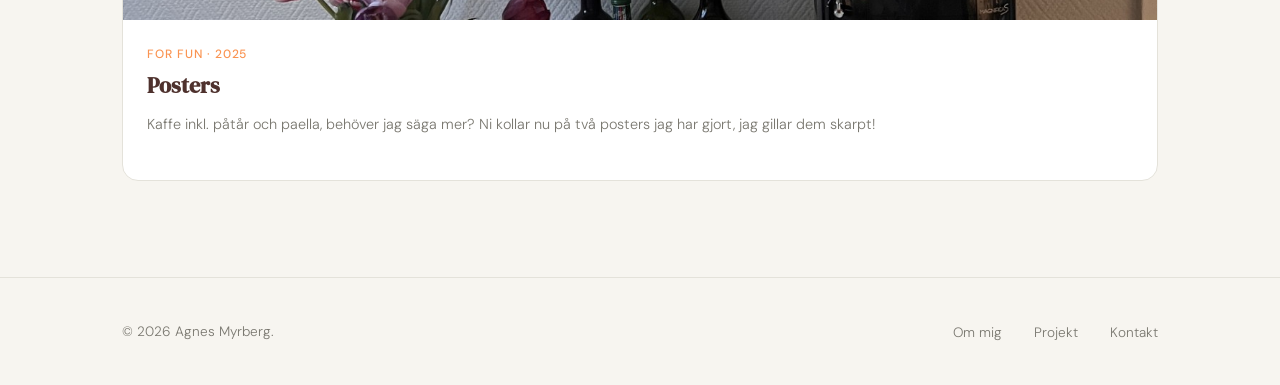
<file: projekt.html>
<!DOCTYPE html>
<html lang="sv">
<head>
  <meta charset="UTF-8" />
  <meta name="viewport" content="width=device-width, initial-scale=1.0" />
  <title>Portfolio</title>

  <link rel="preconnect" href="https://fonts.googleapis.com" />
  <link rel="preconnect" href="https://fonts.gstatic.com" crossorigin />
  <link rel="stylesheet" href="css/style.css">

  <link href="https://fonts.googleapis.com/css2?family=DM+Serif+Display:ital@0;1&family=DM+Sans:ital,opsz,wght@0,9..40,300;0,9..40,400;0,9..40,500;1,9..40,300&display=swap" rel="stylesheet" />
</head>

<body>

<!-- NAVIGATION -->
<nav>
  <div class="container">
    <a href="index.html" class="nav-logo">Agnes Myrberg</a>
    <ul class="nav-links">
      <li><a href="ommig.html">Om mig</a></li>
      <li><a href="projekt.html">Projekt</a></li>
      <li><a href="erfarenhet.html">Erfarenhet</a></li>
      <li><a href="kontakt.html">Kontakt</a></li>
    </ul>
  </div>
</nav>

<main>

<!-- HERO -->
<section id="hero-projects">
  <div class="container">
    <div class="hero-inner">
      <div class="hero-text">
        <h1>Projekt i rampljuset</h1>
        <p>
          Här kan du titta närmare på några alster som ligger mig lite extra varmt om hjärtat för tillfället.
          <br>Grab some popcorn!
        </p>
      </div>
    </div>
  </div>
</section>

<!-- PROJEKT -->
<section id="projekt">
  <div class="container">

    <div class="projekt-grid">

      <!-- Projekt 1 -->
      <div class="card-large">
        <article class="project-card">

          <div class="card-image">
            <a href="#img1">
              <img src="images/skärmbild1.png" alt="testbild">
            </a>
          </div>

          <div class="card-body">
            <p class="card-category">Design med reflektion · 2025</p>
            <h3 class="card-title">"Jag som designer"</h3>
            <p class="card-desc">
              Uppgift från kursen Designteori. Uppgiften gick ut på att se tillbaka på något från designportföljen som reprecenterar mig som designer. 
                Jag valde att arbeta vidare med ett fiktivt modemagasin jag skapade. I länken nedan finns möjligheten att läsa mer om mina tankar och reflektioner.
            </p>
            <a href="images/Jag som designer.pdf" target="_blank" class="card-link">
              Läs mina reflektioner →
            </a>
          </div>

        </article>
      </div>

      <!-- Projekt 2 -->
      <div class="card-small">
        <article class="project-card">

          <div class="card-image">
            <img src="images/norsktjej.jpeg" alt="Bild på mig">
          </div>

          <div class="card-body">
            <p class="card-category">Videopitch · 2025</p>
            <h3 class="card-title">Jag i rörlig bild</h3>
            <p class="card-desc">
              Jag fick under min VFU chansen att spela in en introduktion, för att du ska få lära känna mig lite bättre. Klicka på länken för att titta.
            </p>
            <a href="https://youtube.com/shorts/fnrVQK03BHY" target="_blank" class="card-link">
              Länk till YouTube →
            </a>
          </div>

        </article>
      </div>

      <!-- Projekt 3 -->
      <div class="card-full">
        <article class="project-card">

          <div class="card-image">
            <video autoplay muted loop playsinline>
              <source src="images/komp.video.travel.mp4" type="video/mp4">
            </video>
          </div>

          <div class="card-body">
            <p class="card-category">Projekt VFU · 2025</p>
            <h3 class="card-title">Design av webbsida</h3>
            <p class="card-desc">
              Under hösten 2025 fick jag chansen att ha VFU på företaget Zmart Webb&Reklam i Enköping. 
        Jag fick då i uppgift att skapa skisser, prototyper, visuellt innehåll och wirefames till flertalet av Zmarts interna bolag. 
        Ovan ser ni min design, efter kundens önskemål, till sidan Travelzmart.se.
            </p>
            <a href="https://travelzmart.se/" target="_blank" class="card-link">
              Till Travel Zmart →
            </a>
          </div>

        </article>
      </div>

      <!-- Projekt 4 -->
      <div class="card-small">
        <article class="project-card">

          <div class="card-image">
            <video autoplay muted loop playsinline>
              <source src="images/seniorklockan.komp.mp4" type="video/mp4">
            </video>
          </div>

          <div class="card-body">
            <p class="card-category">Projekt VFU · 2025</p>
            <h3 class="card-title">Seniorklockan</h3>
            <p class="card-desc">
              Under samma höst, på samma VFU, med samma företag, fick jag möjligheten att göra en egen design på webbplasten för Seniorklockan.
            </p>
            <a href="https://seniorklockan.se/" target="_blank" class="card-link">
              Till Seniorklockan →
            </a>
          </div>

        </article>
      </div>

      <!-- Projekt 5 -->
      <div class="card-large">
        <article class="project-card">

          <div class="card-image">
            <a href="#img5">
              <img src="images/affisch.jpg" alt="affisch">
            </a>
          </div>

          <div class="card-body">
            <p class="card-category">Grafisk design · 2025</p>
            <h3 class="card-title">En affisch</h3>
            <p class="card-desc">
              Från kursen Grafisk Design: Tryck. Jag fick i uppgift att skapa en trycksak med flertalet förväntningar. Eventet är därför väldigt fiktivt.
            </p>
          </div>

        </article>
      </div>

      <!-- Projekt 6 -->
      <div class="card-full">
        <article class="project-card">

          <div class="card-image">
            <a href="#img6">
              <img src="images/posters.jpeg" alt="posters">
            </a>
          </div>

          <div class="card-body">
            <p class="card-category">For fun · 2025</p>
            <h3 class="card-title">Posters</h3>
            <p class="card-desc">
              Kaffe inkl. påtår och paella, behöver jag säga mer? Ni kollar nu på två posters jag har gjort, 
                jag gillar dem skarpt!

            </p>
          </div>

        </article>
      </div>

    </div>
  </div>
</section>

</main>

<!-- LIGHTBOX -->
<div id="img5" class="lightbox">
  <a href="#!" class="lightbox-close"></a>
  <img src="images/affisch.jpg" alt="affisch">
</div>

<div id="img1" class="lightbox">
  <a href="#!" class="lightbox-close"></a>
  <img src="images/skärmbild1.png" alt="bild">
</div>

<div id="img6" class="lightbox">
  <a href="#!" class="lightbox-close"></a>
  <img src="images/posters.jpeg" alt="posters">
</div>

<!-- FOOTER -->
<footer>
  <div class="container">
    <p>© 2026 Agnes Myrberg.</p>
    <ul class="footer-links">
      <li><a href="ommig.html">Om mig</a></li>
      <li><a href="projekt.html">Projekt</a></li>
      <li><a href="kontakt.html">Kontakt</a></li>
    </ul>
  </div>
</footer>

</body>
</html>
</file>
<file: css/style.css>
/* =====================
       VARIABLER — byt här för att ändra hela sidans utseende
    ===================== */
    :root {
        --bg:          #F7F5F0;       /* sidans bakgrundsfärg */
        --surface:     #FFFFFF;       /* kortbakgrund */
        --text:        #4E312D;       /* primär textfärg */
        --muted:       #7A7870;       /* sekundär/lättare text */
        --accent:      #FA9452;       /* accentfärg — byt till din profilfärg */
        --accent-soft: #F5EBE3;       /* mjuk version av accent */
        --border:      #E4E2DA;       /* kantlinjer */
        --radius:      16px;
        --radius-sm:   8px;
        --font-display: 'DM Serif Display', Georgia, serif;
        --font-body:    'DM Sans', system-ui, sans-serif;
      }
   
      /* =====================
         RESET & BAS
      ===================== */
      *, *::before, *::after { box-sizing: border-box; margin: 0; padding: 0; }
      html { scroll-behavior: smooth; }
   
      body {
        background-color: var(--bg);
        color: var(--text);
        font-family: var(--font-body);
        font-size: 16px;
        line-height: 1.7;
        font-weight: 300;
      }
   
      a {
        color: inherit;
        text-decoration: none;
      }
   
      img {
        display: block;
        width: 100%;
        height: 100%;
        object-fit: cover;
      }
   
      /* =====================
         LAYOUT
      ===================== */
      .container {
        max-width: 1100px;
        margin: 0 auto;
        padding: 0 2rem;
      }
   
      section {
        padding: 6rem 0;
      }
   
      /* =====================
         NAVIGATION
      ===================== */
      nav {
        position: fixed;
        top: 0;
        left: 0;
        right: 0;
        z-index: 100;
        backdrop-filter: blur(12px);
        -webkit-backdrop-filter: blur(12px);
        background: rgba(247, 245, 240, 0.85);
        border-bottom: 1px solid var(--border);
      }
   
      nav .container {
        display: flex;
        align-items: center;
        justify-content: space-between;
        height: 64px;
      }
   
      .nav-logo {
        font-family: var(--font-display);
        font-size: 1.25rem;
        letter-spacing: -0.02em;
      }
   
      .nav-links {
        display: flex;
        gap: 2.5rem;
        list-style: none;
      }
   
      .nav-links a {
        font-size: 0.9rem;
        font-weight: 400;
        color: var(--muted);
        transition: color 0.2s;
        letter-spacing: 0.02em;
      }
   
      .nav-links a:hover {
        color: var(--text);
      }
   
      /* =====================
         HERO
      ===================== */
      #hero {
        padding-top: 10rem;
        padding-bottom: 6rem;
        min-height: 100vh;
        display: flex;
        align-items: center;
      }

            #hero-projects {
        padding-top: 10rem;
        padding-bottom: 6rem;
        display: flex;
        align-items: center;
      }
   
      .hero-inner {
        display: grid;
        grid-template-columns: 1fr 1fr;
        gap: 4rem;
        align-items: center;
      }
   
      .hero-text .tag {
        display: inline-block;
        background: var(--accent-soft);
        color: var(--accent);
        font-size: 0.8rem;
        font-weight: 500;
        letter-spacing: 0.08em;
        text-transform: uppercase;
        padding: 0.35rem 0.9rem;
        border-radius: 100px;
        margin-bottom: 1.5rem;
      }
   
      .hero-text h1 {
        font-family: var(--font-display);
        font-size: clamp(2.5rem, 5vw, 4rem);
        line-height: 1.1;
        letter-spacing: -0.02em;
        margin-bottom: 1.5rem;
      }
   
      .hero-text h1 em {
        font-style: italic;
        color: var(--accent);
      }
   
      .hero-text p {
        font-size: 1.1rem;
        color: var(--muted);
        max-width: 38ch;
        margin-bottom: 2.5rem;
      }
   
      .hero-actions {
        display: flex;
        gap: 1rem;
        flex-wrap: wrap;
      }
   
      .btn {
        display: inline-flex;
        align-items: center;
        gap: 0.5rem;
        padding: 0.75rem 1.75rem;
        border-radius: 100px;
        font-size: 0.95rem;
        font-weight: 400;
        cursor: pointer;
        transition: all 0.2s;
        border: 1.5px solid transparent;
      }
   
      .btn-primary {
        background: var(--text);
        color: var(--bg);
      }
   
      .btn-primary:hover {
        background: var(--accent);
      }
   
      .btn-outline {
        border-color: var(--border);
        color: var(--muted);
        background: transparent;
      }
   
      .btn-outline:hover {
        border-color: var(--text);
        color: var(--text);
      }
   
      /* Platshållaryta för profilbild */
      .hero-image {
        aspect-ratio: 4 / 5;
        background: var(--border);
        border-radius: var(--radius);
        overflow: hidden;
        position: relative;
      }
   
      .hero-image::after {
        position: absolute;
        inset: 0;
        display: flex;
        align-items: center;
        justify-content: center;
        font-size: 0.85rem;
        color: var(--muted);
        font-style: italic;
      }

      .card-image video {
  width: 100%;
  height: 100%;
  object-fit: cover;
}
   
      /* =====================
         OM MIG
      ===================== */
      #om-mig {
        border-top: 1px solid var(--border);
      }
   
      .section-label {
        font-size: 0.8rem;
        font-weight: 500;
        letter-spacing: 0.1em;
        text-transform: uppercase;
        color: var(--accent);
        margin-bottom: 1rem;
      }
   
      .om-mig-grid {
        display: grid;
        grid-template-columns: 1fr 1fr;
        gap: 5rem;
        align-items: start;
      }
   
      .om-mig-grid h2 {
        font-family: var(--font-display);
        font-size: clamp(1.8rem, 3vw, 2.8rem);
        line-height: 1.2;
        letter-spacing: -0.02em;
        margin-bottom: 1.5rem;
      }
   
      .om-mig-grid p {
        color: var(--muted);
        margin-bottom: 1rem;
      }
   
      .skills-list {
        display: flex;
        flex-wrap: wrap;
        gap: 0.5rem;
        margin-top: 2rem;
      }
   
      .skill-tag {
        padding: 0.4rem 1rem;
        border: 1px solid var(--border);
        border-radius: 100px;
        font-size: 0.85rem;
        color: var(--muted);
        transition: all 0.2s;
      }
   
      .skill-tag:hover {
        border-color: var(--accent);
        color: var(--accent);
      }
   
      /* =====================
         PROJEKT
      ===================== */
      #projekt {
        border-top: 1px solid var(--border);
      }
   
      .projekt-header {
        display: flex;
        justify-content: space-between;
        align-items: flex-end;
        margin-bottom: 3rem;
      }
   
      .projekt-header h2 {
        font-family: var(--font-display);
        font-size: clamp(1.8rem, 3vw, 2.8rem);
        line-height: 1.2;
        letter-spacing: -0.02em;
      }
   
      .projekt-grid {
        display: grid;
        grid-template-columns: repeat(12, 1fr);
        gap: 1.5rem;
      }
   
      /* Stort kort */
      .card-large {
        grid-column: span 7;
      }
   
      /* Litet kort */
      .card-small {
        grid-column: span 5;
      }
   
      /* Tredje kortet tar hela raden */
      .card-full {
        grid-column: span 12;
      }
   
      .project-card {
        background: var(--surface);
        border: 1px solid var(--border);
        border-radius: var(--radius);
        overflow: hidden;
        transition: transform 0.3s ease, box-shadow 0.3s ease;
        cursor: pointer;
      }
   
      .project-card:hover {
        transform: translateY(-4px);
        box-shadow: 0 16px 48px rgba(0,0,0,0.07);
      }



   
      /* Platshållaryta för projektbild */
      .card-image {
        background: var(--bg);
        width: 100%;
        aspect-ratio: 16 / 9;
        position: relative;
      }
   
      .card-image::after {
        position: absolute;
        inset: 0;
        display: flex;
        align-items: center;
        justify-content: center;
        font-size: 0.85rem;
        color: var(--muted);
        font-style: italic;
      }
   
      .card-body {
        padding: 1.5rem;
      }
   
      .card-category {
        font-size: 0.75rem;
        font-weight: 500;
        letter-spacing: 0.08em;
        text-transform: uppercase;
        color: var(--accent);
        margin-bottom: 0.5rem;
      }
   
      .card-title {
        font-family: var(--font-display);
        font-size: 1.4rem;
        line-height: 1.2;
        margin-bottom: 0.75rem;
      }
   
      .card-desc {
        font-size: 0.9rem;
        color: var(--muted);
        margin-bottom: 1.25rem;
      }
   
      .card-link {
        font-size: 0.85rem;
        font-weight: 500;
        color: var(--accent);
        display: inline-flex;
        align-items: center;
        gap: 0.3rem;
        transition: gap 0.2s;
      }
   
      .card-link:hover {
        gap: 0.6rem;
      }
   
      /* =====================
         CV / ERFARENHET
      ===================== */
      #cv {
        border-top: 1px solid var(--border);
      }
   
      .cv-header {
        display: flex;
        justify-content: space-between;
        align-items: flex-end;
        margin-bottom: 3rem;
      }
   
      .cv-header h2 {
        font-family: var(--font-display);
        font-size: clamp(1.8rem, 3vw, 2.8rem);
        line-height: 1.2;
        letter-spacing: -0.02em;
      }
   
      .cv-list {
        display: flex;
        flex-direction: column;
      }
   
      .cv-item {
        display: grid;
        grid-template-columns: 180px 1fr;
        gap: 2rem;
        padding: 2rem 0;
        border-top: 1px solid var(--border);
      }
   
      .cv-item:last-child {
        border-bottom: 1px solid var(--border);
      }
   
      .cv-period {
        font-size: 0.85rem;
        color: var(--muted);
        padding-top: 0.2rem;
      }
   
      .cv-role {
        font-family: var(--font-display);
        font-size: 1.2rem;
        margin-bottom: 0.25rem;
      }
   
      .cv-company {
        font-size: 0.9rem;
        color: var(--accent);
        margin-bottom: 0.75rem;
      }
   
      .cv-desc {
        font-size: 0.9rem;
        color: var(--muted);
      }
   
      /* =====================
         KONTAKT
      ===================== */
      #kontakt {
        border-top: 1px solid var(--border);
      }
   
      .kontakt-inner {
        display: grid;
        grid-template-columns: 1fr 1fr;
        gap: 5rem;
        align-items: start;
      }
   
      .kontakt-inner h2 {
        font-family: var(--font-display);
        font-size: clamp(2rem, 4vw, 3.2rem);
        line-height: 1.1;
        letter-spacing: -0.02em;
        margin-bottom: 1rem;
      }
   
      .kontakt-inner h2 em {
        font-style: italic;
        color: var(--accent);
      }
   
      .kontakt-inner > div > p {
        color: var(--muted);
        margin-bottom: 2rem;
      }
   
      .contact-links {
        display: flex;
        flex-direction: column;
        gap: 0.75rem;
      }
   
      .contact-link {
        display: flex;
        align-items: center;
        gap: 0.75rem;
        padding: 1rem 1.25rem;
        background: var(--surface);
        border: 1px solid var(--border);
        border-radius: var(--radius-sm);
        transition: all 0.2s;
      }
   
      .contact-link:hover {
        border-color: var(--accent);
        color: var(--accent);
      }
   
      .contact-link-icon {
        width: 20px;
        height: 20px;
        flex-shrink: 0;
        color: var(--muted);
      }
   
      .contact-link:hover .contact-link-icon {
        color: var(--accent);
      }
   
      .contact-link-label {
        font-size: 0.9rem;
      }
   
      /* Kontaktformulär */
      .contact-form {
        display: flex;
        flex-direction: column;
        gap: 1rem;
      }
   
      .form-group {
        display: flex;
        flex-direction: column;
        gap: 0.4rem;
      }
   
      .form-group label {
        font-size: 0.8rem;
        font-weight: 500;
        letter-spacing: 0.05em;
        text-transform: uppercase;
        color: var(--muted);
      }
   
      .form-group input,
      .form-group textarea {
        padding: 0.85rem 1rem;
        background: var(--surface);
        border: 1px solid var(--border);
        border-radius: var(--radius-sm);
        font-family: var(--font-body);
        font-size: 0.95rem;
        color: var(--text);
        transition: border-color 0.2s;
        outline: none;
        resize: vertical;
      }
   
      .form-group input:focus,
      .form-group textarea:focus {
        border-color: var(--accent);
      }
   
      .form-group textarea {
        min-height: 140px;
      }
   
      /* =====================
         FOOTER
      ===================== */
      footer {
        border-top: 1px solid var(--border);
        padding: 2.5rem 0;
      }
   
      footer .container {
        display: flex;
        justify-content: space-between;
        align-items: center;
      }
   
      footer p {
        font-size: 0.85rem;
        color: var(--muted);
      }
   
      footer .footer-links {
        display: flex;
        gap: 2rem;
        list-style: none;
      }
   
      footer .footer-links a {
        font-size: 0.85rem;
        color: var(--muted);
        transition: color 0.2s;
      }
   
      footer .footer-links a:hover {
        color: var(--text);
      }
   
      /* =====================
         RESPONSIVITET
      ===================== */
      @media (max-width: 768px) {
        nav .container { padding: 0 1.25rem; }
        .container { padding: 0 1.25rem; }
        section { padding: 4rem 0; }
   
        .hero-inner        { grid-template-columns: 1fr; }
        .hero-image        { aspect-ratio: 3 / 2; order: -1; }
        .om-mig-grid       { grid-template-columns: 1fr; gap: 2rem; }
        .kontakt-inner     { grid-template-columns: 1fr; gap: 3rem; }
        .cv-item           { grid-template-columns: 1fr; gap: 0.5rem; }
   
        .card-large,
        .card-small,
        .card-full         { grid-column: span 12; }
   
        .projekt-header,
        .cv-header         { flex-direction: column; align-items: flex-start; gap: 1rem; }
   
        footer .container  { flex-direction: column; gap: 1rem; text-align: center; }
      }

/*overlay på projekt*/ 

     .lightbox {
  position: fixed;
  inset: 0;
  background: rgba(0, 0, 0, 0.85);

  display: flex;
  justify-content: center;
  align-items: center;

  opacity: 0;
  pointer-events: none;

  transition: opacity 0.25s ease;
  z-index: 9999;
  padding: 40px;
}

/* när aktiv */
.lightbox:target {
  opacity: 1;
  pointer-events: auto;
}

/* bilden i overlay (hela bilden visas) */
.lightbox img {
  max-width: 90vw;
  max-height: 90vh;

  width: auto;
  height: auto;

  object-fit: contain;        /* VIKTIGT: ingen crop här */

  border-radius: 10px;
  box-shadow: 0 10px 40px rgba(0,0,0,0.4);
}

/* klick-område för att stänga */
.lightbox-close {
  position: absolute;
  inset: 0;
  cursor: default;
}

/* om mig sidan*/ 
    img {
      display: block;
      width: 100%;
      height: 100%;
      object-fit: cover;
    }

   
    /* LAYOUT */
    .container {
      max-width: 1100px;
      margin: 0 auto;
      padding: 0 2rem;
    }

    /* SIDA */
    .page {
      padding-top: 10rem;
      padding-bottom: 8rem;
    }

    /* RUBRIK */
    .page-eyebrow {
      font-size: 0.78rem;
      font-weight: 500;
      letter-spacing: 0.12em;
      text-transform: uppercase;
      color: var(--accent);
      margin-bottom: 1rem;
    }

    .page-title {
      font-family: var(--font-display);
      font-size: clamp(3rem, 6vw, 5rem);
      line-height: 1.05;
      letter-spacing: -0.03em;
      margin-bottom: 4rem;
    }

    .page-title em {
      font-style: italic;
      color: var(--accent);
    }

    /* BILD */
    .main-image {
      width: 100%;
      aspect-ratio: 21 / 9;
      background: var(--border);
      border-radius: var(--radius);
      overflow: hidden;
      position: relative;
      margin-bottom: 4rem;
    }

    /* Ta bort ::after när du lägger till en riktig bild */
    .main-image::after {
      position: absolute;
      inset: 0;
      display: flex;
      align-items: center;
      justify-content: center;
      font-size: 0.9rem;
      color: var(--muted);
      font-style: italic;
    }


    /* RESPONSIVITET */
    @media (max-width: 768px) {
      .container { padding: 0 1.25rem; }
      .main-image { aspect-ratio: 4 / 3; }
      .text-block { grid-template-columns: 1fr; gap: 1.5rem; }
      footer .container { flex-direction: column; gap: 1rem; text-align: center; }
    }

    .buttonn {
      margin: 30px 0;
    }
</file>
